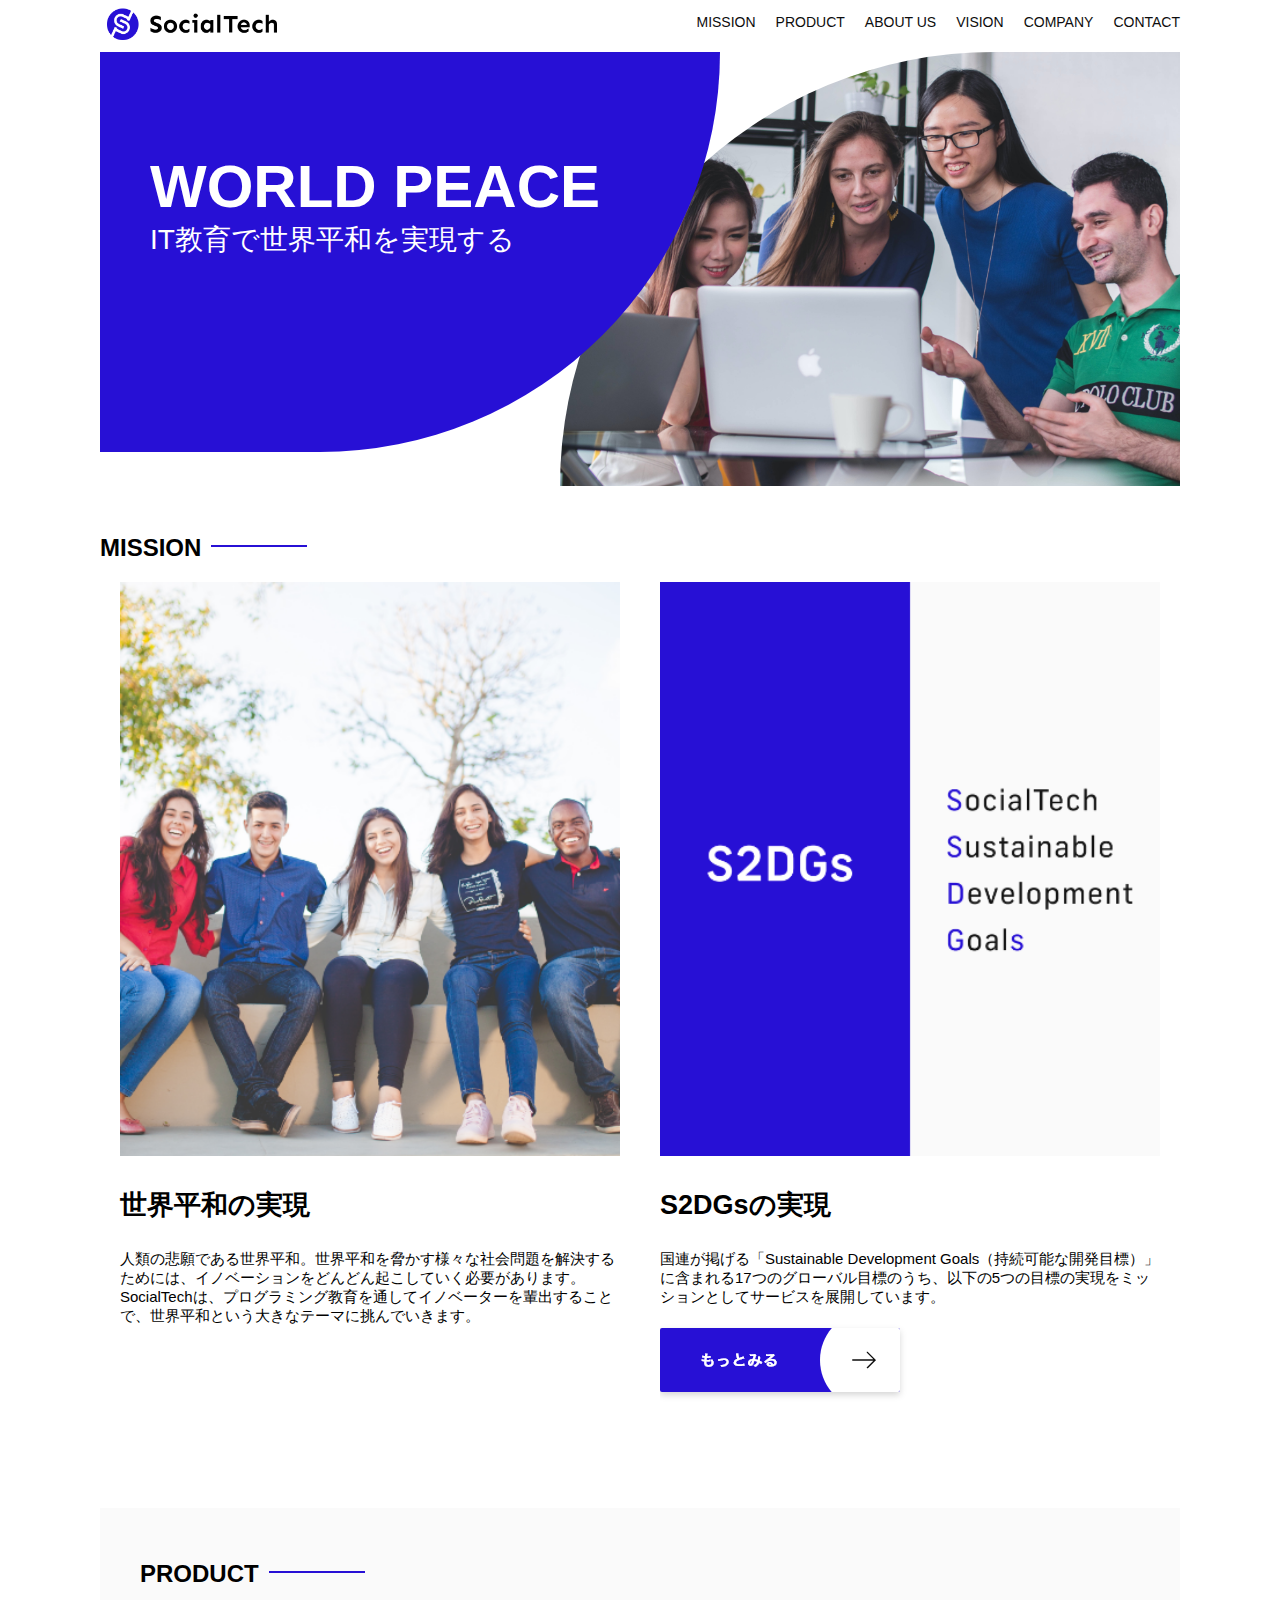
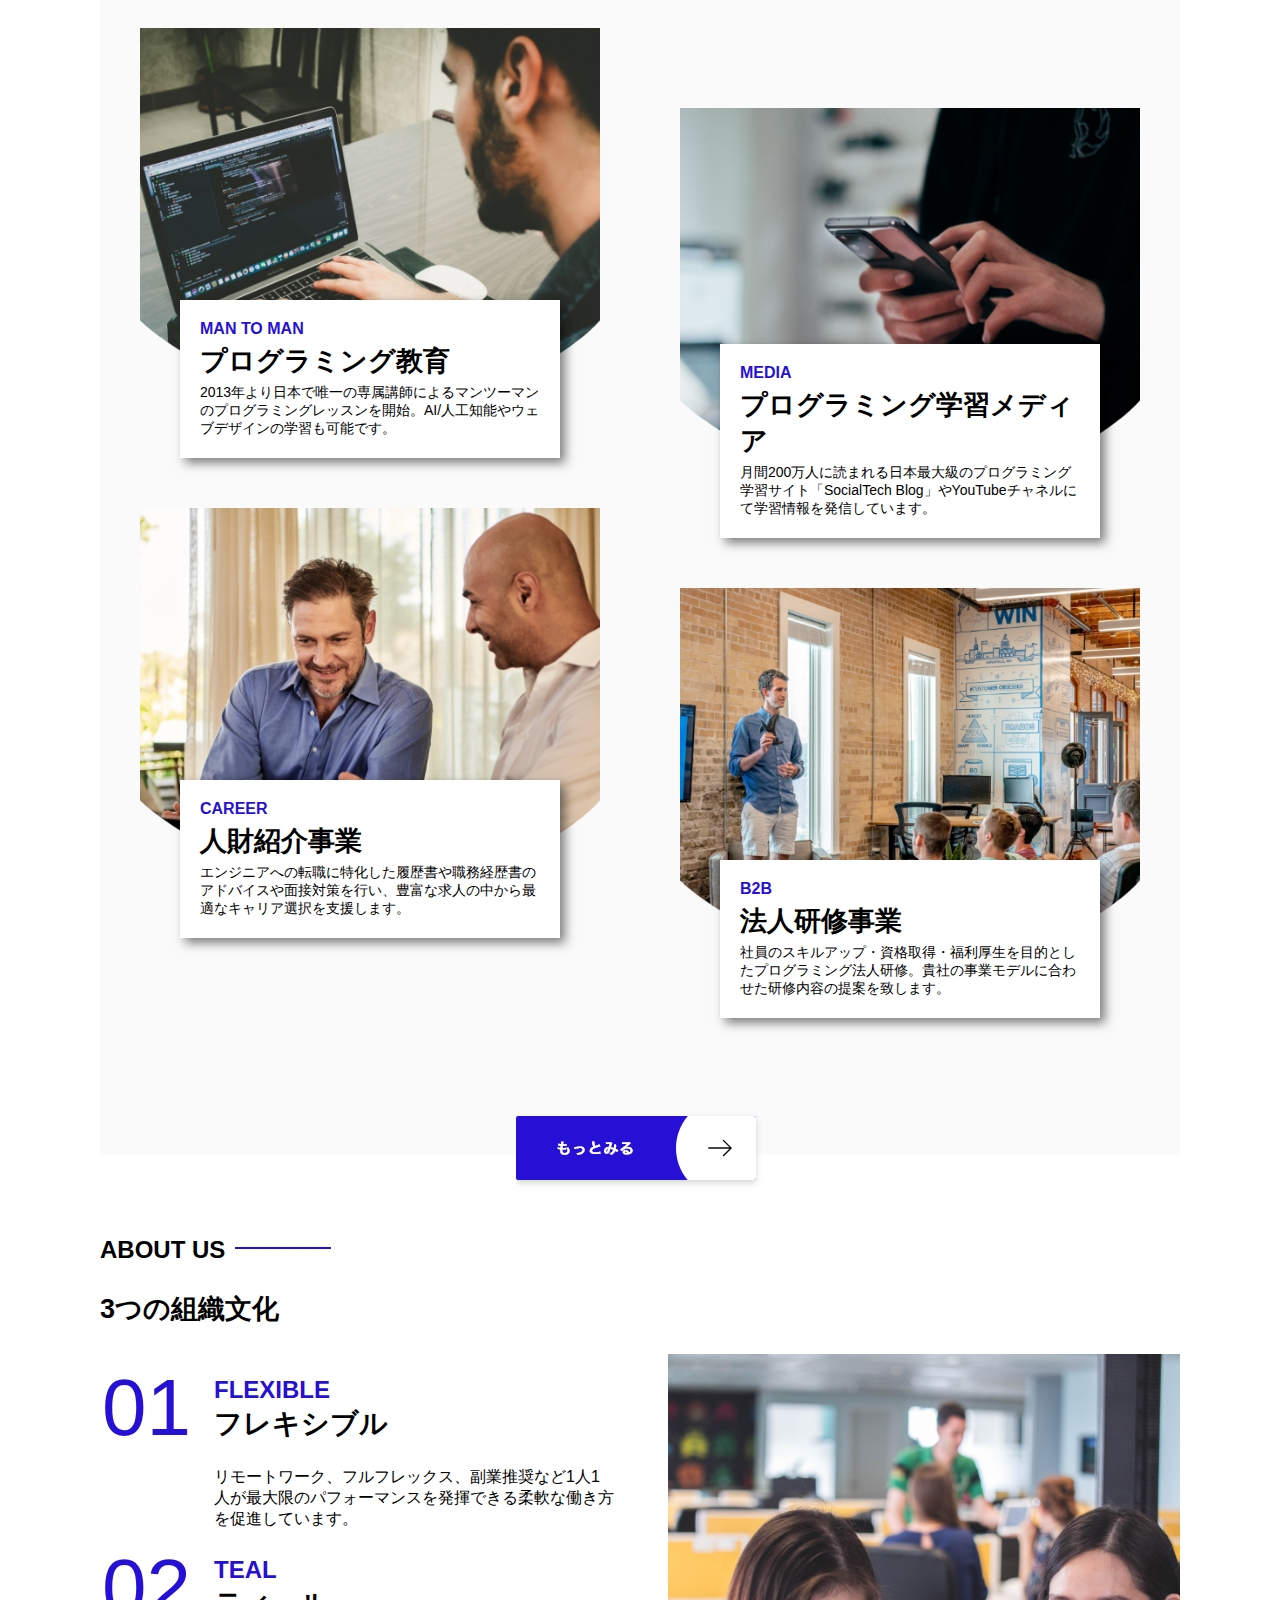
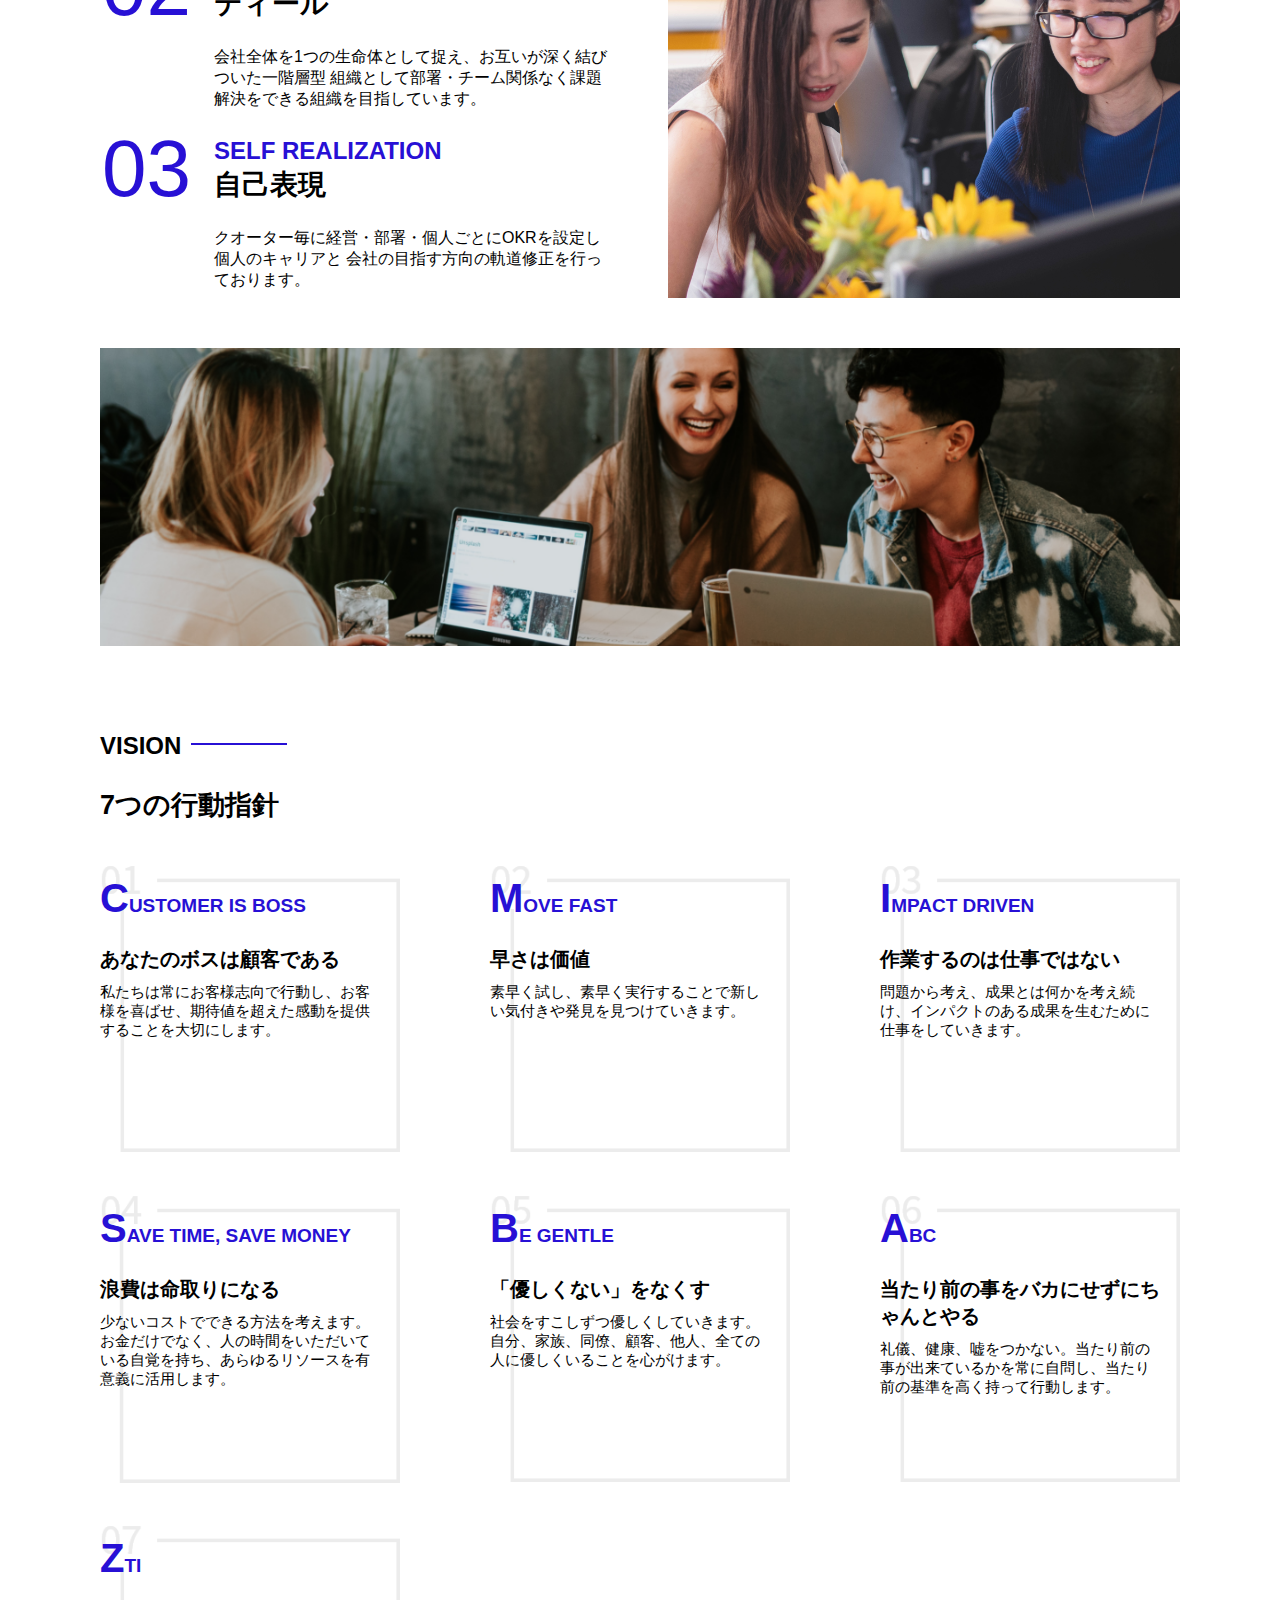
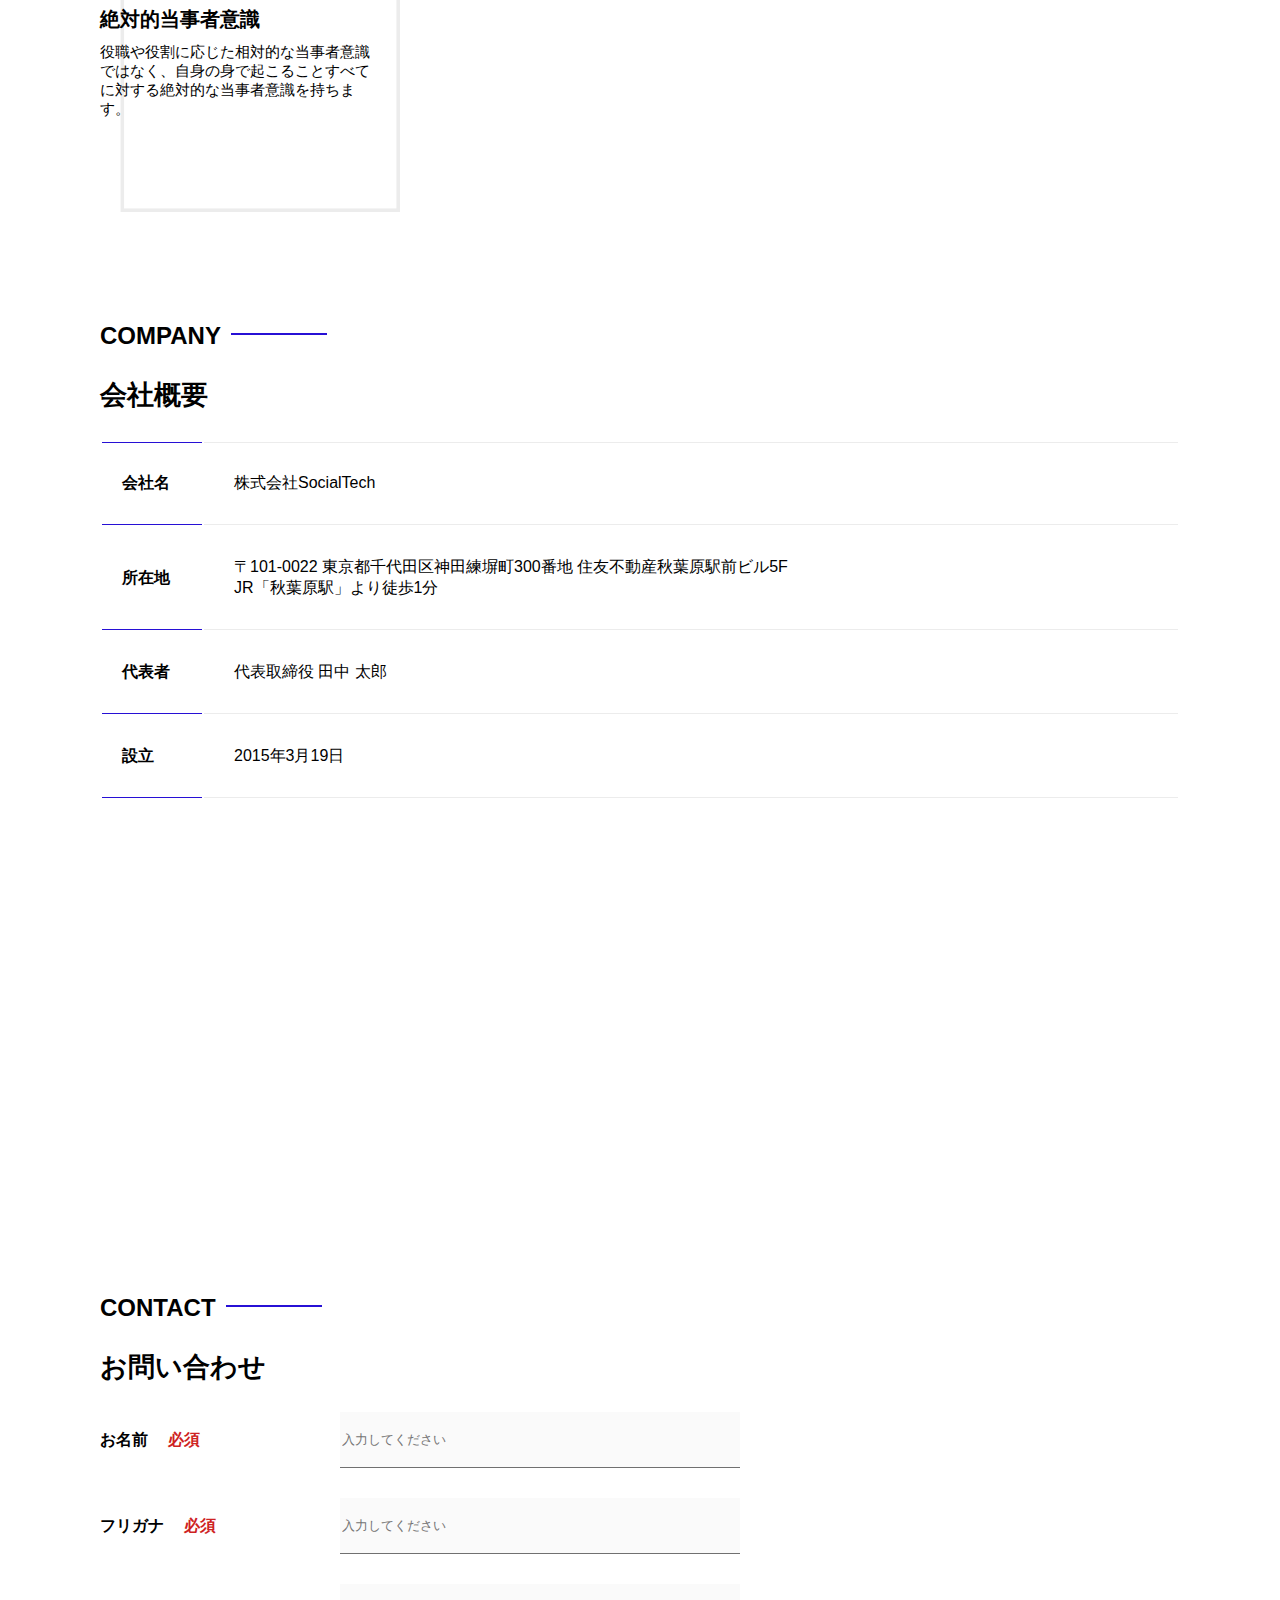
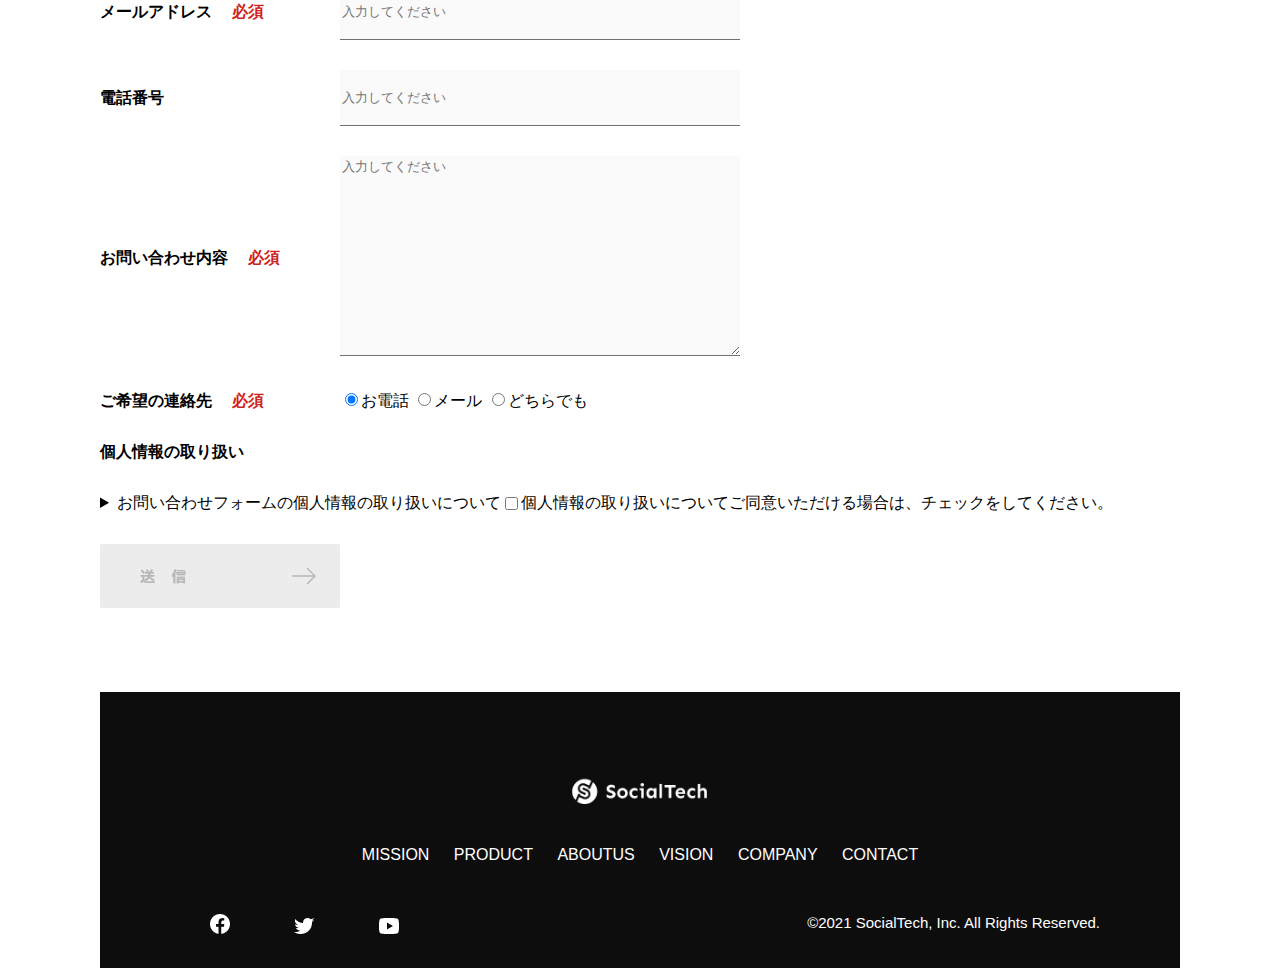
<file: index.html>
<!DOCTYPE html>
<html>
<head>
  <title>SocialTech</title>
  <meta charset="UTF-8">
  <meta name="description" content="SocialTechはEdTech業界のリーディングカンパニーを目指します。">
  <meta name="viewport" content="width=device-width, initial-scale=1.0">
  <link rel="stylesheet" href="style.css">
</head>
<body>
  <!-- header　-->
  <header>
    <a href="index.html" id="logo">
      <img src="images/logo.png" alt="トップページに戻る">
    </a>
    <!-- PC用ナビゲーション -->
    <nav id="nav-pc">
      <ul>
        <li><a href="mission.html">MISSION</a></li>
        <li><a href="product.html">PRODUCT</a></li>
        <li><a href="index.html#aboutus">ABOUT US</a></li>
        <li><a href="index.html#vision">VISION</a></li>
        <li><a href="index.html#company">COMPANY</a></li>
        <li><a href="index.html#contact">CONTACT</a></li>
      </ul>
    </nav>
    <!-- スマホ用メニューボタン -->
     <button id="menu-sp" onclick="document.getElementById('nav-sp').style.display = 'block'">
      <img src="images/button-menu.png" alt="ナビゲーションを開く">
     </button>
     <!-- スマホ用ナビゲーション -->
     <div id="nav-sp">
      <button id="close" onclick="document.getElementById('nav-sp').style.display = 'none'">
        <img src="images/button-close.png" alt="ナビゲーションを閉じる">
      </button>
      <nav>
        <ul>
          <li>
            <a id="logo-sp" href="index.html" onclick="document.getElementById('nav-sp').style.display = 'none'"><img src="images/logo-sp.png" alt="トップページに戻る"></a>
          </li>
          <li><a class="menu" href="mission.html" onclick="document.getElementById('nav-sp').style.display = 'none'">MISSION</a></li>
          <li><a class="menu" href="product.html" onclick="document.getElementById('nav-sp').style.display = 'none'">PRODUCT</a></li>
          <li><a class="menu" href="index.html#aboutus" onclick="document.getElementById('nav-sp').style.display = 'none'">ABOUT US</a></li>
          <li><a class="menu" href="index.html#vision" onclick="document.getElementById('nav-sp').style.display = 'none'">VISION</a></li>
          <li><a class="menu" href="index.html#company" onclick="document.getElementById('nav-sp').style.display = 'none'">COMPANY</a></li>
          <li><a class="menu" href="index.html#contact" onclick="document.getElementById('nav-sp').style.display = 'none'">CONTACT</a></li>
        </ul>
      </nav>
      <div id="sns">
        <a href="https://www.facebook.com/sejuku2013">
          <img src="images/button-facebook.png" alt="Facebookのリンク">
        </a>
        <a href="https://twitter.com/samuraijuku">
          <img src="images/button-twitter.png" alt="Twitterのリンク">
        </a>
        <a href="https://www.youtube.com/channel/UCCFOQO5aDK0xXam4cUQXT8g">
          <img src="images/button-youtube.png"  alt="YouTubeのリンク">
        </a>
      </div>
     </div>
  </header>
  <!-- main -->
  <main>
    <article>
      <section id="main-visual">
        <div id="main-message">
          <h1>WORLD PEACE</h1>
          <p>IT教育で世界平和を実現する</p>
        </div>
        <img src="images/index/index-main.png" alt="PCの周りに集まる多国籍の仲間たち">
      </section>
      <!-- MISSION -->
      <section id="mission">
        <h2 class="index-h2">MISSION</h2>
        <div id="mission-flex">
          <div>
            <img id="mission-photo" src="images/index/index-mission.png" alt="屋外のベンチで写真を撮影する多国籍の仲間たち">
            <h3>世界平和の実現</h3>
            <p>
              人類の悲願である世界平和。世界平和を脅かす様々な社会問題を解決するためには、イノベーションをどんどん起こしていく必要があります。SocialTechは、プログラミング教育を通してイノベーターを輩出することで、世界平和という大きなテーマに挑んでいきます。
            </p>
          </div>
          <div>
            <img id="s2dgs" src="images/index/s2dgs.png" alt="S2DGs">
            <h3>S2DGsの実現</h3>
            <p>国連が掲げる「Sustainable Development Goals（持続可能な開発目標）」に含まれる17つのグローバル目標のうち、以下の5つの目標の実現をミッションとしてサービスを展開しています。</p>
            <a href="mission.html">
              <img src="images/button-more.png" alt="もっとみる">
            </a>
          </div>
        </div>
      </section>
      <!-- PRODUCT -->
      <section id="product">
        <h2 class="index-h2">PRODUCT</h2>
        <div class="product-flex">
          <div id="product-left">
            <div>
              <img class="product-photo" src="images/index/index-mantoman.png" alt="PCでコードを書く男性">
              <div class="product-explain">
                <span>MAN TO MAN</span>
                <h3>プログラミング教育</h3>
                <p>2013年より日本で唯一の専属講師によるマンツーマンのプログラミングレッスンを開始。AI/人工知能やウェブデザインの学習も可能です。</p>
              </div>
            </div>
            <div>
              <img class="product-photo" src="images/index/index-career.png" alt="笑顔で話し合う2人の男性">
              <div class="product-explain">
                <span>CAREER</span>
                <h3>人財紹介事業</h3>
                <p>エンジニアへの転職に特化した履歴書や職務経歴書のアドバイスや面接対策を行い、豊富な求人の中から最適なキャリア選択を支援します。</p>
              </div>
            </div>
          </div>
          <div id="product-right">
            <div>
              <img class="product-photo" src="images/index/index-media.png" alt="スマートフォンを操作する人">
              <div class="product-explain">
                <span>MEDIA</span>
                <h3>プログラミング学習メディア</h3>
                <p>月間200万人に読まれる日本最大級のプログラミング学習サイト「SocialTech Blog」やYouTubeチャネルにて学習情報を発信しています。</p>
              </div>
            </div>
            <div>
              <img class="product-photo" src="images/index/index-b2b.png" alt="講演中の男性とそれを聴く人々">
              <div class="product-explain">
                <span>B2B</span>
                <h3>法人研修事業</h3>
                <p>社員のスキルアップ・資格取得・福利厚生を目的としたプログラミング法人研修。貴社の事業モデルに合わせた研修内容の提案を致します。</p>
              </div>
            </div>
          </div>
        </div>
        <div id="product-more">
          <a href="product.html">
            <img src="images/button-more.png" alt="もっとみる">
          </a>
        </div>
      </section>
      <!-- ABOUT US -->
      <section id="aboutus">
        <h2 class="index-h2">ABOUT US</h2>
        <h3>3つの組織文化</h3>
        <div>
          <table class="culture-table">
            <tr>
              <td class="culture-num">01</td>
              <th><span class="culture-en">FLEXIBLE</span><br>フレキシブル</th>
            </tr>
            <tr>
              <td>

              </td>
              <td class="culture-description">リモートワーク、フルフレックス、副業推奨など1人1人が最大限のパフォーマンスを発揮できる柔軟な働き方を促進しています。</td>
            </tr>
            <tr>
              <td class="culture-num">02</td>
              <th><span class="culture-en">TEAL</span><br>ティール</th>
            </tr>
            <tr>
              <td>
                
              </td>
              <td class="culture-description">会社全体を1つの生命体として捉え、お互いが深く結びついた一階層型 組織として部署・チーム関係なく課題解決をできる組織を目指しています。</td>
            </tr>
            <tr>
              <td class="culture-num">03</td>
              <th><span class="culture-en">SELF REALIZATION</span><br>自己表現</th>
            </tr>
            <tr>
              <td>

              </td>
              <td class="culture-description">クオーター毎に経営・部署・個人ごとにOKRを設定し個人のキャリアと 会社の目指す方向の軌道修正を行っております。</td>
            </tr>
          </table>
          <img class="culture-img" src="images/index/index-aboutus1.png" alt="笑顔で話し合う2人の女性">
        </div>
        <img class="culture-img2" src="images/index/index-aboutus2.png" alt="笑顔で話し合う3人の男女">
      </section>
      <!-- VISION -->
      <section id="vision">
        <h2 class="index-h2">VISION</h2>
        <h3>7つの行動指針</h3>
        <div>
          <div class="vision-box">
            <img src="images/index/vision-01.png" alt="01">
            <div>
              <h4>CUSTOMER IS BOSS</h4>
              <h5>あなたのボスは顧客である</h5>
              <p>私たちは常にお客様志向で行動し、お客様を喜ばせ、期待値を超えた感動を提供することを大切にします。</p>
            </div>
          </div>
          <div class="vision-box">
            <img src="images/index/vision-02.png" alt="02">
            <div>
              <h4>MOVE FAST</h4>
              <h5>早さは価値</h5>
              <p>素早く試し、素早く実行することで新しい気付きや発見を見つけていきます。</p>
            </div>
          </div>
          <div class="vision-box">
            <img src="images/index/vision-03.png" alt="03">
            <div>
              <h4>IMPACT DRIVEN</h4>
              <h5>作業するのは仕事ではない</h5>
              <p>問題から考え、成果とは何かを考え続け、インパクトのある成果を生むために仕事をしていきます。</p>
            </div>
          </div>
          <div class="vision-box">
            <img src="images/index/vision-04.png" alt="04">
            <div>
              <h4>SAVE TIME, SAVE MONEY</h4>
              <h5>浪費は命取りになる</h5>
              <p>少ないコストでできる方法を考えます。お金だけでなく、人の時間をいただいている自覚を持ち、あらゆるリソースを有意義に活用します。</p>
            </div>
          </div>
          <div class="vision-box">
            <img src="images/index/vision-05.png" alt="05">
            <div>
              <h4>BE GENTLE</h4>
              <h5>「優しくない」をなくす</h5>
              <p>社会をすこしずつ優しくしていきます。自分、家族、同僚、顧客、他人、全ての人に優しくいることを心がけます。</p>
            </div>
          </div>
          <div class="vision-box">
            <img src="images/index/vision-06.png" alt="06">
            <div>
              <h4>ABC</h4>
              <h5>当たり前の事をバカにせずにちゃんとやる</h5>
              <p>礼儀、健康、嘘をつかない。当たり前の事が出来ているかを常に自問し、当たり前の基準を高く持って行動します。</p>
            </div>
          </div>
          <div class="vision-box">
            <img src="images/index/vision-07.png" alt="07">
            <div>
              <h4>ZTI</h4>
              <h5>絶対的当事者意識</h5>
              <p>役職や役割に応じた相対的な当事者意識ではなく、自身の身で起こることすべてに対する絶対的な当事者意識を持ちます。</p>
            </div>
          </div>
        </div>
      
      </section>
      <!-- COMPANY -->
      <section id="company">
        <h2 class="index-h2">COMPANY</h2>
        <h3>会社概要</h3>
        <table id="company-table">
          <tr>
            <th class="tableheader tableheader-first">会社名</th>
            <td class="cell cell-first">株式会社SocialTech</td>
          </tr>
          <tr>
            <th class="tableheader">所在地</th>
            <td class="cell">〒101-0022 東京都千代田区神田練塀町300番地 住友不動産秋葉原駅前ビル5F<br>JR「秋葉原駅」より徒歩1分</td>
          </tr>
          <tr>
            <th class="tableheader">代表者</th>
            <td class="cell">代表取締役 田中 太郎</td>
          </tr>
          <tr>
            <th class="tableheader">設立</th>
            <td class="cell">2015年3月19日</td>
          </tr>
        </table>
        <iframe 
        src="https://www.google.com/maps/embed?pb=!1m18!1m12!1m3!1d3240.0688551336807!2d139.7720776771055!3d35.69992317258124!2m3!1f0!2f0!3f0!3m2!1i1024!2i768!4f13.1!3m3!1m2!1s0x60188fee13660e23%3A0x77137876edf742ac!2z5L2P5Y-L5LiN5YuV55Sj56eL6JGJ5Y6f6aeF5YmN44OT44Or!5e0!3m2!1sja!2sjp!4v1704858013291!5m2!1sja!2sjp" 
        style="border: 0" allowfullscreen="" loading="lazy">
        </iframe>     
      </section>
      <!-- CONTACT -->
      <section id="contact">
        <h2 class="index-h2">CONTACT</h2>
        <h3>お問い合わせ</h3>
        <form>
          <div>
            <div class="contact-heading">
              <label class="contact-label">お名前<span class="contact-span">必須</span></label>
            </div>
            <div>
              <input type="text" name="name" placeholder="入力してください" class="contact-textbox">
            </div>
          </div>
          <div>
            <div class="contact-heading">
              <label class="contact-label">フリガナ<span class="contact-span">必須</span></label>
            </div>
            <div>
              <input type="text" name="hurigana" placeholder="入力してください" class="contact-textbox">
            </div>
          </div>
          <div>
            <div class="contact-heading">
              <label class="contact-label">メールアドレス<span class="contact-span">必須</span></label>
            </div>
            <div>
              <input type="text" name="email" placeholder="入力してください" class="contact-textbox">
            </div>
          </div>
          <div>
            <div class="contact-heading">
              <label class="contact-label">電話番号</label>
            </div>
            <div>
              <input type="text" name="tel" placeholder="入力してください" class="contact-textbox">
            </div>
          </div>
          <div>
            <div class="contact-heading">
              <label class="contact-label">お問い合わせ内容<span class="contact-span">必須</span></label>
            </div>
            <div>
              <textarea class="contact-textarea" placeholder="入力してください" name="message"></textarea>
            </div>
          </div>
          <div>
            <div class="contact-heading">
              <label class="contact-label">ご希望の連絡先<span class="contact-span">必須</span></label>
            </div>
            <div>
              <input class="radiobutton" type="radio" value="tel" name="contact" checked><label>お電話</label>
              <input class="radiobutton" type="radio" value="mail" name="contact"><label>メール</label>
              <input class="radiobutton" type="radio" value="both" name="contact"><label>どちらでも</label>          
            </div>
          </div>
          <div>
            <div class="contact-heading">
              <label class="contact-label">個人情報の取り扱い</label>
            </div>
          </div>
          <div>
            <details>
              <summary>お問い合わせフォームの個人情報の取り扱いについて</summary>
              <div>
                <dl>
                  <dt>１．組織の名称又は氏名</dt>
                  <dd>株式会社SocialTech</dd>
                  <dt>２．個人情報保護管理者（若しくはその代理人）の氏名又は職名、所属及び連絡先</dt>
                  <dd>
                    <p>鈴木 一郎 コーポレート部</p>
                    <p>メールアドレス：samurai@example.com</p>
                    <p>TEL：03-1234-5678</p>
                  </dd>
                  <dt>３．個人情報の利用目的</dt>
                  <dd>
                    <ul>
                      <li>本サービス及び本サービスに関連する情報の提供又はそれらに関する連絡のため</li>
                      <li>ユーザーの本人確認のため</li>
                      <li>当社サービスのご案内のため</li>
                      <li>当社の商品等の広告または宣伝（電子メールによるものを含むものとします。）</li>
                    </ul>
                  </dd>
                  <dt>４．個人情報の取り扱い業務の委託</dt>
                  <dd>個人情報の取扱業務の全部または一部を外部に業務委託する場合があります。その際、弊社は、個人情報を適切に保護できる管理体制を敷き実行していることを条件として委託先を厳選したうえで、機密保持契約を委託先と締結し、お客様の個人情報を厳密に管理させます。</dd>
                  <dt>５．個人情報の開示等の請求</dt>
                  <dd>お客様は、弊社に対してご自身の個人情報の開示等（利用目的の通知、開示、内容の訂正・追加・削除、利用の停止または消去、第三者への提供の停止）に関して、当社問合わせ窓口に申し出ることができます。<br>
                  その際、弊社はお客様ご本人を確認させていただいたうえで、合理的な期間内に対応いたします。<br>
                  なお、個人情報に関する弊社問合わせ先は、次の通りです。
                  </dd>
                  <dd>
                    <p>株式会社SocialTech　個人情報問合せ窓口</p>
                    <p>〒150-0043　東京都千代田区神田練塀町300番地 住友不動産秋葉原駅前ビル5F</p>
                    <p>メールアドレス：samurai@example.com　TEL：03-1234-5678</p>
                  </dd>
                  <dt>６．個人情報を提供されることの任意性について</dt>
                  <dd>お客様がご自身の個人情報を弊社に提供されるか否かは、お客様のご判断によりますが、もしご提供されない場合には、適切なサービスが提供できない場合がありますので予めご了承ください。</dd>
                </dl>
              </div>
            </details>
            <input type="checkbox" name="agree">
            <span>個人情報の取り扱いについてご同意いただける場合は、チェックをしてください。</span>
          </div>
          <input type="image" src="images/button-submit.png" alt="送信する">
        </form>
      </section>
    </article>
  </main>
  <!-- footer -->
  <footer>
    <div id="footer-logo">
      <img src="images/logo-sp.png" alt="SocialTech">
    </div>
    <div id="footer-link">
      <a href="mission.html">MISSION</a>
      <a href="product.html">PRODUCT</a>
      <a href="index.html#aboutus">ABOUTUS</a>
      <a href="index.html#vision">VISION</a>
      <a href="index.html#company">COMPANY</a>
      <a href="index.html#contact">CONTACT</a>
    </div>
    <div id="sns-footer">
      <div class="sns-btns">
        <a href="https://www.facebook.com/sejuku2013"><img src="images/button-facebook.png" alt="Facebookのリンク"></a>
        <a href="https://twitter.com/samuraijuku"><img src="images/button-twitter.png" alt="Twitterのリンク"></a>
        <a href="https://www.youtube.com/channel/UCCFOQO5aDK0xXam4cUQXT8g"><img src="images/button-youtube.png" alt="YouTubeのリンク"></a>
      </div>
      <p id="copyright">&copy;2021 SocialTech, Inc. All Rights Reserved.</p>
    </div>
  </footer>
</body>
</html>
</file>
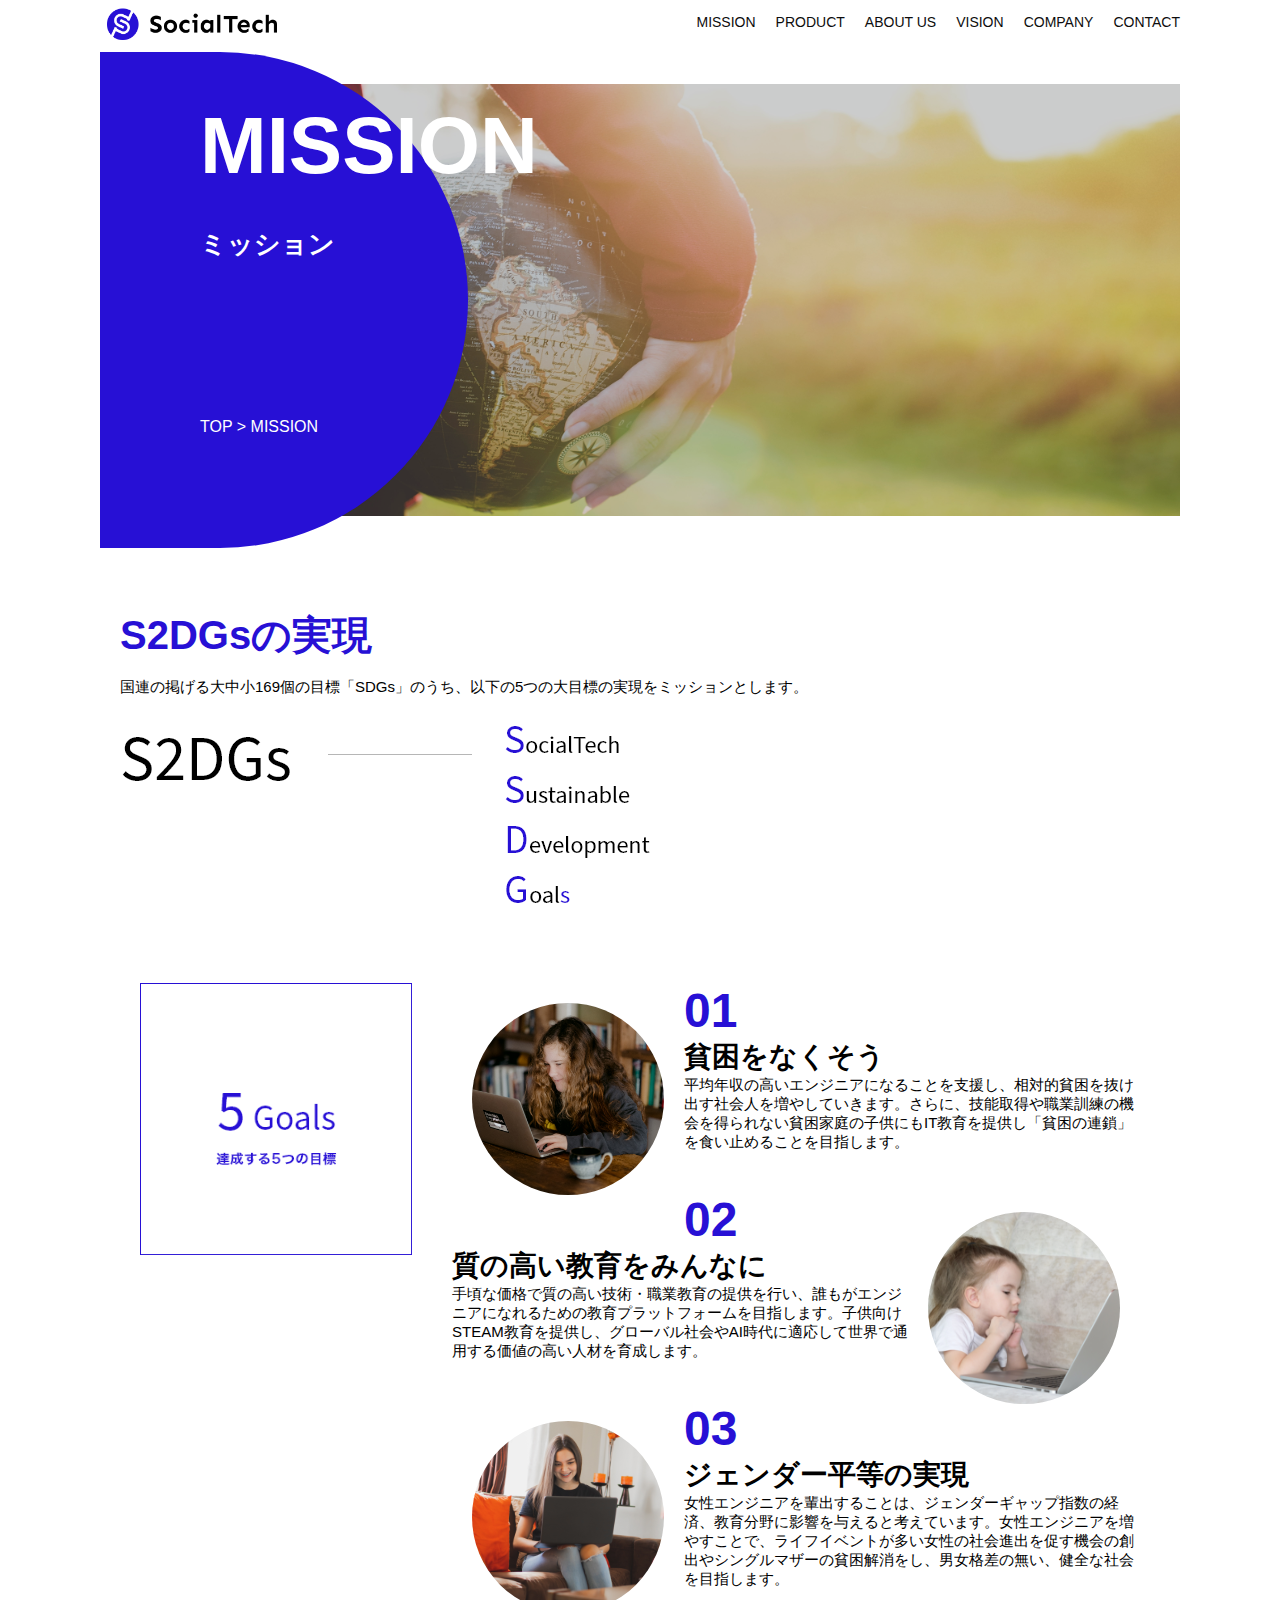
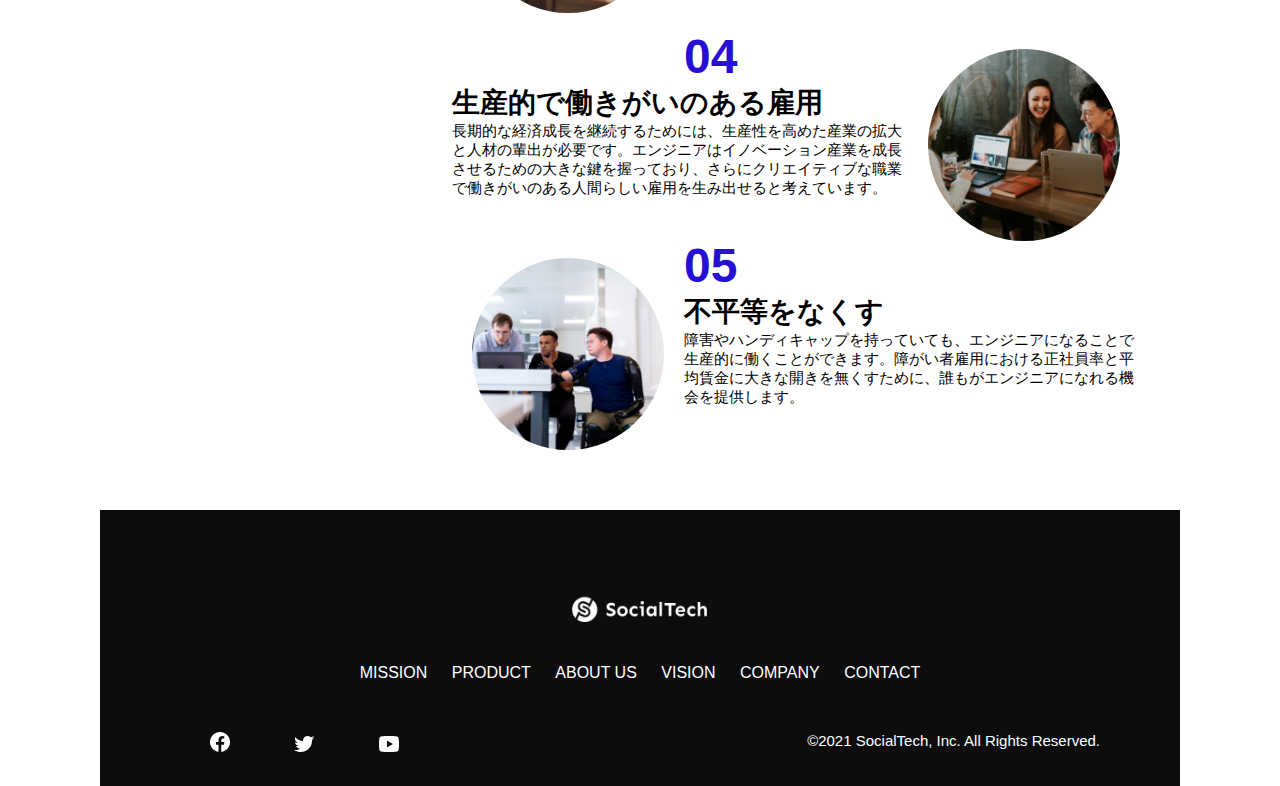
<file: mission.html>
<!DOCTYPE html>
<html>
  <head>
    <title>SocialTech - MISSION ミッション -</title>
    <meta charset="utf-8">
    <meta name="description" content="SocialTechが目指す5つの目標（S2DGs）を紹介します">
    <meta name="viewport" content="width=device-width, initial-scale=1.0">
    <link rel="stylesheet" href="style.css">
  </head>

  <body>
    <!-- ヘッダー -->
    <header>
      <!-- ロゴ -->
      <a href="index.html" id="logo">
        <img src="images/logo.png" alt="トップページに戻る">
      </a>

      <!-- PC用ナビゲーション -->
      <nav id="nav-pc">
        <ul>
          <li><a href="mission.html">MISSION</a></li>
          <li><a href="product.html">PRODUCT</a></li>
          <li><a href="index.html#aboutus">ABOUT US</a></li>
          <li><a href="index.html#vision">VISION</a></li>
          <li><a href="index.html#company">COMPANY</a></li>
          <li><a href="index.html#contact">CONTACT</a></li>
        </ul>
      </nav>

      <!-- スマホ用メニューボタン -->
      <button id="menu-sp" onclick="document.getElementById('nav-sp').style.display = 'block'">
        <img src="images/button-menu.png" alt="ナビゲーションを開く">
      </button>

      <!-- スマホ用ナビゲーション -->
      <div id="nav-sp">
        <button id="close" onclick="document.getElementById('nav-sp').style.display = 'none'">
          <img src="images/button-close.png" alt="ナビゲーションを閉じる">
        </button>

        <nav>
          <ul>
            <li>
              <a id="logo-sp" href="index.html" onclick="document.getElementById('nav-sp').style.display = 'none'"><img src="images/logo-sp.png" alt="トップページに戻る"></a>
            </li>
            <li><a class="menu" href="mission.html" onclick="document.getElementById('nav-sp').style.display = 'none'">MISSION</a></li>
            <li><a class="menu" href="product.html" onclick="document.getElementById('nav-sp').style.display = 'none'">PRODUCT</a></li>
            <li><a class="menu" href="index.html#aboutus" onclick="document.getElementById('nav-sp').style.display = 'none'">ABOUT US</a></li>
            <li><a class="menu" href="index.html#vision" onclick="document.getElementById('nav-sp').style.display = 'none'">VISION</a></li>
            <li><a class="menu" href="index.html#company" onclick="document.getElementById('nav-sp').style.display = 'none'">COMPANY</a></li>
            <li><a class="menu" href="index.html#contact" onclick="document.getElementById('nav-sp').style.display = 'none'">CONTACT</a></li>
          </ul>
        </nav>
        <div id="sns">
          <a href="https://www.facebook.com/sejuku2013">
            <img src="images/button-facebook.png" alt="Facebookのリンク">
          </a>
          <a href="https://twitter.com/samuraijuku">
            <img src="images/button-twitter.png" alt="Twitterのリンク">
          </a>
          <a href="https://www.youtube.com/channel/UCCFOQO5aDK0xXam4cUQXT8g">
            <img src="images/button-youtube.png" alt="YouTubeのリンク">
          </a>
        </div>
      </div>
    </header>
    <main>
      <article>
        <section id="mission-main">
          <div class="mission-main-inner">
            <div id="mission-title">
              <h1>MISSION<br><span>ミッション</span></h1>
              <p>TOP > MISSION</p>
            </div>
          </div>
        </section>
        <section id="mission-s2dgs">
          <h2 class="mission-h2">S2DGsの実現</h2>
          <p>国連の掲げる大中小169個の目標「SDGs」のうち、以下の5つの大目標の実現をミッションとします。</p>
          <img src="images/mission/mission-s2dgs.png" alt="S2DGs">
        </section>
        <section id="mission-five-goals">
          <div class="five-goals-image">
            <img src="images/mission/mission-5goals.png" alt="5Goals">
          </div>
          <div class="five-goals-read">
            <div>
              <img class="fivegoals-image-left" src="images/mission/mission-5goals01.png" alt="PCを操作する女の子">
              <span class="fivegoals-number">01</span>
              <h3 class="fivegoals-h3">貧困をなくそう</h3>
              <p class="fivegoals-p">平均年収の高いエンジニアになることを支援し、相対的貧困を抜け出す社会人を増やしていきます。さらに、技能取得や職業訓練の機会を得られない貧困家庭の子供にもIT教育を提供し「貧困の連鎖」を食い止めることを目指します。</p>
            </div>
            <div>
              <img class="fivegoals-image-right" src="images/mission/mission-5goals02.png" alt="PCを見つめる小さい女の子">
              <span class="fivegoals-number">02</span>
              <h3 class="fivegoals-h3">質の高い教育をみんなに</h3>
              <p class="fivegoals-p">手頃な価格で質の高い技術・職業教育の提供を行い、誰もがエンジニアになれるための教育プラットフォームを目指します。子供向けSTEAM教育を提供し、グローバル社会やAI時代に適応して世界で通用する価値の高い人材を育成します。</p>
            </div>
            <div>
              <img class="fivegoals-image-left" src="images/mission/mission-5goals03.png" alt="PCを操作する女性">
              <span class="fivegoals-number">03</span>
              <h3 class="fivegoals-h3">ジェンダー平等の実現</h3>
              <p class="fivegoals-p">女性エンジニアを輩出することは、ジェンダーギャップ指数の経済、教育分野に影響を与えると考えています。女性エンジニアを増やすことで、ライフイベントが多い女性の社会進出を促す機会の創出やシングルマザーの貧困解消をし、男女格差の無い、健全な社会を目指します。</p>
            </div>
            <div>
              <img class="fivegoals-image-right" src="images/mission/mission-5goals04.png" alt="笑顔で話し合う3人の男女">
              <span class="fivegoals-number">04</span>
              <h3 class="fivegoals-h3">生産的で働きがいのある雇用</h3>
              <p class="fivegoals-p">長期的な経済成長を継続するためには、生産性を高めた産業の拡大と人材の輩出が必要です。エンジニアはイノベーション産業を成長させるための大きな鍵を握っており、さらにクリエイティブな職業で働きがいのある人間らしい雇用を生み出せると考えています。</p>
            </div>
            <div>
              <img class="fivegoals-image-left" src="images/mission/mission-5goals05.png" alt="障害を持つ男性が生き生きと働く様子">
              <span class="fivegoals-number">05</span>
              <h3 class="fivegoals-h3">不平等をなくす</h3>
              <p class="fivegoals-p">障害やハンディキャップを持っていても、エンジニアになることで生産的に働くことができます。障がい者雇用における正社員率と平均賃金に大きな開きを無くすために、誰もがエンジニアになれる機会を提供します。</p>
            </div>
          </div>
        </section>
      </article>
    </main>

    <footer>
      <div id="footer-logo">
        <img src="images/logo-sp.png" alt="SocialTech">
      </div>
      <div id="footer-link">
        <a href="mission.html">MISSION</a>
        <a href="product.html">PRODUCT</a>
        <a href="index.html#aboutus">ABOUT US</a>
        <a href="index.html#vision">VISION</a>
        <a href="index.html#company">COMPANY</a>
        <a href="index.html#contact">CONTACT</a>
      </div>
      <div id="sns-footer">
        <div class="sns-btns">
          <a href="https://www.facebook.com/sejuku2013"><img src="images/button-facebook.png" alt="Facebookのリンク"></a>
          <a href="https://twitter.com/samuraijuku"><img src="images/button-twitter.png" alt="Twitterのリンク"></a>
          <a href="https://www.youtube.com/channel/UCCFOQO5aDK0xXam4cUQXT8g"><img src="images/button-youtube.png" alt="YouTubeのリンク"></a>
        </div>
        <p id="copyright">&copy;2021 SocialTech, Inc. All Rights Reserved.</p>
      </div>
    </footer>

  </body>
</html>
</file>
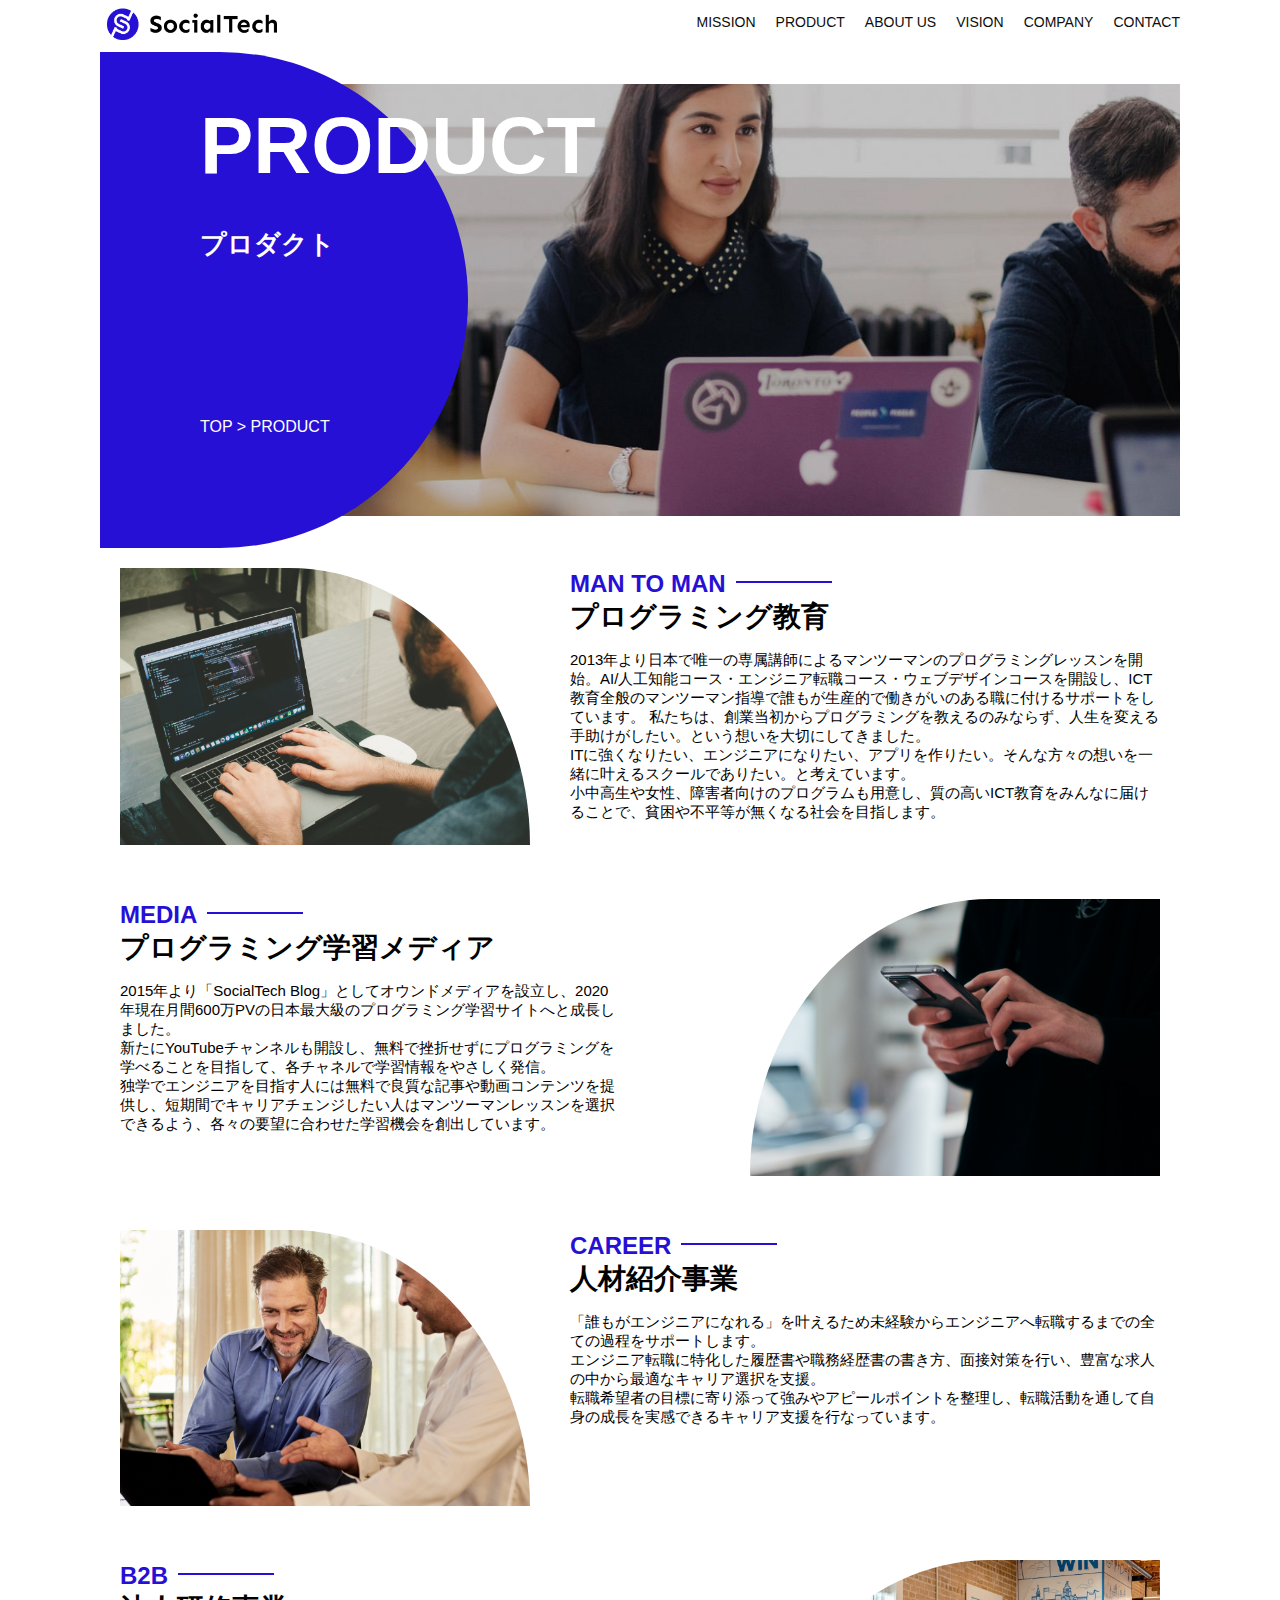
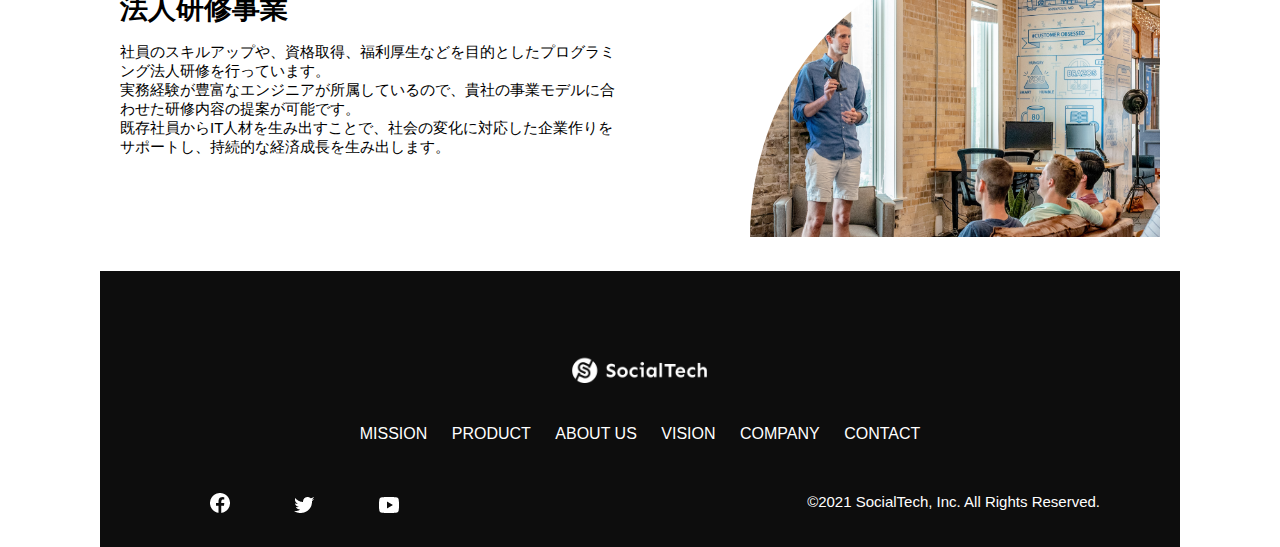
<file: product.html>
<!DOCTYPE html>
<html>
  <head>
    <title>SocialTech -PRODUCT プロダクト-</title>
    <meta charset="utf-8">
    <meta name="description" content="SocialTechの4つのプロダクトを紹介します">
    <meta name="viewport" content="width=device-width, initial-scale=1.0">
    <link rel="stylesheet" href="style.css">
  </head>

  <body>
    <!-- ヘッダー -->
    <header>
      <!-- ロゴ -->
      <a href="index.html" id="logo">
        <img src="images/logo.png" alt="トップページに戻る">
      </a>

      <!-- PC用ナビゲーション -->
      <nav id="nav-pc">
        <ul>
          <li><a href="mission.html">MISSION</a></li>
          <li><a href="product.html">PRODUCT</a></li>
          <li><a href="index.html#aboutus">ABOUT US</a></li>
          <li><a href="index.html#vision">VISION</a></li>
          <li><a href="index.html#company">COMPANY</a></li>
          <li><a href="index.html#contact">CONTACT</a></li>
        </ul>
      </nav>

      <!-- スマホ用メニューボタン -->
      <button id="menu-sp" onclick="document.getElementById('nav-sp').style.display = 'block'">
        <img src="images/button-menu.png" alt="ナビゲーションを開く">
      </button>

      <!-- スマホ用ナビゲーション -->
      <div id="nav-sp">
        <button id="close" onclick="document.getElementById('nav-sp').style.display = 'none'">
          <img src="images/button-close.png" alt="ナビゲーションを閉じる">
        </button>

        <nav>
          <ul>
            <li>
              <a id="logo-sp" href="index.html" onclick="document.getElementById('nav-sp').style.display = 'none'"><img src="images/logo-sp.png" alt="トップページに戻る"></a>
            </li>
            <li><a class="menu" href="mission.html" onclick="document.getElementById('nav-sp').style.display = 'none'">MISSION</a></li>
            <li><a class="menu" href="product.html" onclick="document.getElementById('nav-sp').style.display = 'none'">PRODUCT</a></li>
            <li><a class="menu" href="index.html#aboutus" onclick="document.getElementById('nav-sp').style.display = 'none'">ABOUT US</a></li>
            <li><a class="menu" href="index.html#vision" onclick="document.getElementById('nav-sp').style.display = 'none'">VISION</a></li>
            <li><a class="menu" href="index.html#company" onclick="document.getElementById('nav-sp').style.display = 'none'">COMPANY</a></li>
            <li><a class="menu" href="index.html#contact" onclick="document.getElementById('nav-sp').style.display = 'none'">CONTACT</a></li>
          </ul>
        </nav>
        <div id="sns">
          <a href="https://www.facebook.com/sejuku2013">
            <img src="images/button-facebook.png" alt="Facebookのリンク">
          </a>
          <a href="https://twitter.com/samuraijuku">
            <img src="images/button-twitter.png" alt="Twitterのリンク">
          </a>
          <a href="https://www.youtube.com/channel/UCCFOQO5aDK0xXam4cUQXT8g">
            <img src="images/button-youtube.png" alt="YouTubeのリンク">
          </a>
        </div>
      </div>
    </header>

    <main>
      <article>
        <section id="product-main">
          <div class="product-main-inner">
            <div id="product-title">
              <h1>PRODUCT<br><span>プロダクト</span></h1>
              <p>TOP > PRODUCT</p>
            </div>
          </div>
        </section>
        <section class="product-section product-section-left">
          <div class="product-section-img">
            <img src="images/product/product-mantoman.png" alt="PCでコードを書く男性">
          </div>
          <div class="product-read">
            <h2 class="product-h2">MAN TO MAN</h2>
            <h3 class="product-h3">プログラミング教育</h3>
            <p>2013年より日本で唯一の専属講師によるマンツーマンのプログラミングレッスンを開始。AI/人工知能コース・エンジニア転職コース・ウェブデザインコースを開設し、ICT教育全般のマンツーマン指導で誰もが生産的で働きがいのある職に付けるサポートをしています。 私たちは、創業当初からプログラミングを教えるのみならず、人生を変える手助けがしたい。という想いを大切にしてきました。<br>ITに強くなりたい、エンジニアになりたい、アプリを作りたい。そんな方々の想いを一緒に叶えるスクールでありたい。と考えています。<br>小中高生や女性、障害者向けのプログラムも用意し、質の高いICT教育をみんなに届けることで、貧困や不平等が無くなる社会を目指します。</p>
          </div>
        </section>
        <section class="product-section product-section-right">
          <div class="product-read">
            <h2 class="product-h2">MEDIA</h2>
            <h3 class="product-h3">プログラミング学習メディア</h3>
            <p>2015年より「SocialTech Blog」としてオウンドメディアを設立し、2020年現在月間600万PVの日本最大級のプログラミング学習サイトへと成長しました。<br>新たにYouTubeチャンネルも開設し、無料で挫折せずにプログラミングを学べることを目指して、各チャネルで学習情報をやさしく発信。<br>独学でエンジニアを目指す人には無料で良質な記事や動画コンテンツを提供し、短期間でキャリアチェンジしたい人はマンツーマンレッスンを選択できるよう、各々の要望に合わせた学習機会を創出しています。</p>
        </div>
        <div class="product-section-img">
          <img src="images/product/product-media.png" alt="スマートフォンを操作する人">
        </div>
        </section>
        <section class="product-section product-section-left">
          <div class="product-section-img">
            <img src="images/product/product-career.png" alt="笑顔で話し合う2人の男性">
          </div>
          <div class="product-read">
            <h2 class="product-h2">CAREER</h2>
            <h3 class="product-h3">人材紹介事業</h3>
            <p>「誰もがエンジニアになれる」を叶えるため未経験からエンジニアへ転職するまでの全ての過程をサポートします。<br>エンジニア転職に特化した履歴書や職務経歴書の書き方、面接対策を行い、豊富な求人の中から最適なキャリア選択を支援。<br>転職希望者の目標に寄り添って強みやアピールポイントを整理し、転職活動を通して自身の成長を実感できるキャリア支援を行なっています。<br></p>
          </div>
        </section>
        <section class="product-section product-section-right">
          <div class="product-read">
            <h2 class="product-h2">B2B</h2>
            <h3 class="product-h3">法人研修事業</h3>
            <p>社員のスキルアップや、資格取得、福利厚生などを目的としたプログラミング法人研修を行っています。<br>実務経験が豊富なエンジニアが所属しているので、貴社の事業モデルに合わせた研修内容の提案が可能です。<br>既存社員からIT人材を生み出すことで、社会の変化に対応した企業作りをサポートし、持続的な経済成長を生み出します。</p>
          </div>
          <div class="product-section-img">
            <img src="images/product/product-b2b.png" alt="講演中の男性とそれを聴く人々">
          </div>
        </section>
      </article>
    </main>

    <footer>
      <div id="footer-logo">
        <img src="images/logo-sp.png" alt="SocialTech">
      </div>
      <div id="footer-link">
        <a href="mission.html">MISSION</a>
        <a href="product.html">PRODUCT</a>
        <a href="index.html#aboutus">ABOUT US</a>
        <a href="index.html#vision">VISION</a>
        <a href="index.html#company">COMPANY</a>
        <a href="index.html#contact">CONTACT</a>
      </div>
      <div id="sns-footer">
        <div class="sns-btns">
          <a href="https://www.facebook.com/sejuku2013"><img src="images/button-facebook.png" alt="Facebookのリンク"></a>
          <a href="https://twitter.com/samuraijuku"><img src="images/button-twitter.png" alt="Twitterのリンク"></a>
          <a href="https://www.youtube.com/channel/UCCFOQO5aDK0xXam4cUQXT8g"><img src="images/button-youtube.png" alt="YouTubeのリンク"></a>
        </div>
        <p id="copyright">&copy;2021 SocialTech, Inc. All Rights Reserved.</p>
      </div>
    </footer>
    
  </body>
</html>
</file>
<file: style.css>
/* PC、スマホ共通スタイル */
* {
  box-sizing: border-box;
}
p {
  font-size: 15px;
}

body {
  max-width: 1080px;
  margin: 0 auto 0 auto;
  font-family: "Source Sans Pro", "Hiragino Kaku Gothic ProN", Meiryo, Arial, sans-serif;
}
header {
  display: flex;
  justify-content: space-between;
}
#nav-pc {
  font-size: 14px;
}
#nav-pc ul {
  display: flex;
  padding-left: 0;
}
#nav-pc li {
  list-style: none;
}

/* ナビゲーションのリンクの装飾設定 */
#nav-pc a {
  text-decoration: none;
  margin-left: 20px;
  color: #0d0d0d;
}
#nav-pc a:hover {
  text-decoration: underline;
}

/* スマホ用ナビを非表示 */
#nav-sp,
#menu-sp {
  display: none;
}


#main-visual {
  position: relative;
  height: 400px;
}
#main-message {
  position: absolute;
  top: 0;
  left: 0;
  background-color: #2710d5;
  color: #ffffff;
  border-radius: 0 0 476px 0;
  max-width: 620px;
  width: 100%;
  height: 100%;
  z-index: 11;
}
#main-message > h1 {
  font-size: 60px;
  margin: 100px 0 0 50px;
}
#main-message > p {
  font-size: 28px;
  margin: 0 0 0 50px;
}
#main-visual > img {
  max-width: 620px;
  border-radius: 476px 0 0 0;
  position: absolute;
  top: 0;
  right: 0;
  z-index: 10;
}

/* MISSION */
h2 {
  margin: 40px 0 0 0;
}
h2::after {
  content: url(images/line.png);
  margin-left: 10px;
}
h3 {
  font-size: 27px;
}
#mission {
  margin: 80px auto;
}
#mission-flex {
  display: flex;
}
#mission-flex > div {
  width: 50%;
  margin: 20px;
}
#mission-photo {
  width: 100%;
}
#s2dgs {
  width: 100%;
}

/* PRODUCT */
#product {
  background-color: #fafafa;
  margin: 80px 0;
  padding: 10px 40px 0 40px;
}
#product .product-flex {
  margin-top: 40px;
  display: flex;
}
#product-left {
  width: 50%;
  margin-right: 20px;
}
#product-right {
  width: 50%;
  margin-left: 20px;
  margin-top: 80px;
}
#product-left > div {
  position: relative;
  height: 480px;
  margin-right: 20px;
}
#product-right > div {
  position: relative;
  height: 480px;
  margin-left: 20px;
}
.product-photo {
  width: 100%;
}
.product-explain {
  background-color: #ffffff;
  position: absolute;
  left: 0;
  bottom: 50px;
  margin: 0 40px;
  padding: 20px;
  box-shadow: 5px 5px 10px rgba(0, 0, 0, 0.5);
}
.product-explain > span {
  color: #2710d5;
  font-weight: bold;
  font-size: 16px;
  margin: 0;
}
.product-explain > h3 {
  margin: 5px 0;
}
.product-explain > p {
  font-size: 14px;
  margin: 0;
}
#product-more {
  text-align: center;
}
#product-more a {
  position: relative;
  bottom: -42px;
}

/* ABOUT US */
#aboutus {
  margin: 80px auto;
}
#aboutus > div {
  display: flex;
}
.culture-img {
  width: 50%;
  align-self: flex-start;
}
.culture-img2 {
  margin-top: 50px;
  width: 100%;
}
.culture-table {
  margin-right: 50px;
}
.culture-num {
  font-size: 80px;
  color: #2710d5;
  padding: 0 20px 0 0;
}
.culture-table th {
  text-align: left;
  font-size: 28px;
  font-weight: bold;
}
.culture-en {
  color: #2710d5;
  font-size: 24px;
}
.culture-description {
  margin: 0;
}

/* VISION */
#vision {
  margin: 80px auto 80px auto;
}
#vision > div {
  display: flex;
  justify-content: space-between;
  flex-wrap: wrap;
}
.vision-box {
  width: 300px;
  height: 300px;
  margin-bottom: 30px;
  position: relative;
}
.vision-box > img {
  width: 100%;
  position: relative;
  z-index: 30;
}
.vision-box > div {
  position: absolute;
  top: 0;
  left: 0;
  z-index: 31;
  margin-right: 20px;
}
.vision-box > div > h4 {
  color: #2710d5;
  font-size: 19px;
  margin-top: 80px 0 0 0;
}
.vision-box > div > h4::first-letter {
  font-size: 40px;
}
.vision-box > div > h5 {
  font-size: 20px;
  margin: 0;
}
.vision-box > div > p {
  margin: 10px 0 0 0;
}

/* COMPANY */
#company {
  margin: 80px auto;
}
#company-table {
  width: 100%;
}
.tableheader {
  text-align: left;
  padding: 20px;
  border-bottom-color: #2710d5;
  border-bottom-width: 1px;
  border-bottom-style: solid;
  width: 100px;
}
.tableheader-first {
  border-top-color: #2710d5;
  border-top-width: 1px;
  border-top-style: solid;
}
.cell {
  padding: 30px;
  border-bottom-color: #ececec;
  border-bottom-width: 1px;
  border-bottom-style: solid;
}
.cell-first {
  border-top-color: #ececec;
  border-top-width: 1px;
  border-top-style: solid;
}
#company > iframe {
  width: 100%;
  height: 368px;
  margin-top: 40px;
}

/* CONTACT */
#contact {
  margin: 80px auto;
}
#contact > form > div {
  display: flex;
  flex-direction: row;
  flex-wrap: wrap;
  padding-bottom: 30px;
}
.contact-heading {
  width: 240px;
  align-self: center;
}
.contact-label {
  font-weight: bold;
}
.contact-span {
  color: #ce2222;
  margin: 20px;
  font-weight: bold;
}
.contact-textbox {
  border-top: 0px;
  border-left: 0px;
  border-right: 0px;
  border-bottom-width: 1px;
  border-bottom-color: #707070;
  border-style: solid;
  background-color: #fafafa;
  width: 400px;
  height: 56px;
}
.contact-textarea {
  border-top: 0px;
  border-left: 0px;
  border-right: 0px;
  border-bottom-width: 1px;
  border-bottom-color: #707070;
  background-color: #fafafa;
  width: 400px;
  height: 200px;
}
#contact dt {
  font-weight: bold;
}
#contact dd {
  margin: 0 0 16px 0;
}
#contact dd p {
  margin: 0;
}
#contact dd ul {
  padding-left: 0;
}
#contact dd li {
  margin-bottom: 0;
  list-style: none;
}

/* footer */
footer {
  background-color: #0d0d0d;
  text-align: center;
  padding: 80px 80px 30px 80px;
}
#footer-logo {
  margin-bottom: 30px;
}
#footer-link {
  margin-bottom: 50px;
}
#footer-link > a {
  text-decoration: none;
  margin: 10px;
  color: #ffffff;
}
#footer-link > a:hover {
  text-decoration: underline;
}
#sns-footer {
  display: flex;
  justify-content: space-between;
  text-align: left;
}
#sns-footer a {
  margin: 30px;
}
#copyright {
  color: #ffffff;
  margin: 0;
}

/* mission.html用スタイル */
/* ミッションのメインビジュアル */
.mission-main-inner {
  background-image: url(images/mission/mission-main.png);
  background-repeat: no-repeat;
  background-position-y: center;
}
#mission-title {
  background-color: #2710d5;
  width: 368px;
  color: #ffffff;
  height: 496px;
  border-radius: 0 248px 248px 0;
  position: relative;
}
#mission-title h1 {
  position: absolute;
  top: 0;
  left: 100px;
  font-size: 80px;
  line-height: 1;
}
#mission-title h1 span {
  font-size: 26px;
}
#mission-title > p {
  position: absolute;
  top: 350px;
  left: 100px;
  font-size: 16px;
}
#mission-s2dgs {
  padding: 20px;
}
.mission-h2 {
  color: #2710d5;
  font-size: 40px;
}
.mission-h2::after {
  content: none;
}
#mission-five-goals {
  padding: 20px;
  display: flex;
}
#mission-five-goals .five-goals-image {
  width: 30%;
  padding: 20px;
}
#mission-five-goals .five-goals-image img {
  width: 100%;
}
#mission-five-goals .five-goals-read {
  width: 70%;
  padding: 20px;
}
#mission-five-goals .five-goals-read > div {
  margin-bottom: 40px;
}
.fivegoals-image-right {
  float: right;
  margin: 20px;
}
.fivegoals-image-left {
  float: left;
  margin: 20px;
}
.fivegoals-number {
  color: #2710d5;
  font-size: 48px;
  font-weight: bold;
  margin: 0;
}
.fivegoals-h3 {
  font-size: 28px;
  margin: 0;
}
.fivegoals-p {
  margin: 0;
}

/* プロダクトページ */
.product-main-inner {
  background-image: url(images/product/product-main.png);
  background-repeat: no-repeat;
  background-position-y: center;
}
#product-title {
  background-color: #2710d5;
  width: 368px;
  color: #ffffff;
  height: 496px;
  border-radius: 0 248px 248px 0;
  position: relative;
}
#product-title h1 {
  position: absolute;
  top: 0;
  left: 100px;
  font-size: 80px;
  line-height: 1;
}
#product-title h1 span {
  font-size: 26px;
}
#product-title > p {
  position: absolute;
  top: 350px;
  left: 100px;
  font-size: 16px;
}

/* セクション */
.product-section {
  display: flex;
  padding: 20px 20px 0;
}
.product-section .product-section-img {
  width: 450px;
}
.product-section-left .product-section-img img {
  width: 100%;
  padding: 0 40px 30px 0;
  border-radius: 0 432px 0 0;
}
.product-section-left .product-read {
  width: 50%;
  flex-grow: 1;
}
.product-section-left .product-read p {
  margin-bottom: 0;
}
.product-section-right {
  justify-content: space-between;
}
.product-section-right .product-section-img img {
  width: 100%;
  padding: 0 0 30px 40px;
  border-radius: 432px 0 0 0;
}
.product-section-right .product-read {
  width: 500px;
}
.product-h2 {
  color: #2710d5;
  font-size: 24px;
  margin: 0;
}
.product-h3 {
  font-size: 28px;
  margin: 0;
}




/* スマートフォン用のスタイル */
@media screen and (max-width: 767px) {
  #nav-pc {
    display: none;
  }
  #menu-sp {
    display: block;
    background-color: transparent;
    float: right;
    padding: 0;
    border: none;
  }
  #nav-sp {
    background-color: #2710d5;
    position: fixed;
    left: 0;
    top: 0;
    height: 100%;
    width: 100%;
    display: none;
    z-index: 100;
  }
  #close {
    position: absolute;
    top: 20px;
    right: 20px;
    background-color: transparent;
    border: none;
  }
  #nav-sp nav ul {
    padding-left: 0;
  }
  #nav-sp nav li {
    list-style: none;
  }
  #logo-sp {
    margin: 80px 0 30px 20px;
  }
  #nav-sp nav a {
    display: block;
    color: #ffffff;
  }
  #nav-sp nav a:hover {
    text-decoration: underline;
  }
  #nav-sp .menu {
    text-decoration: none;
    margin: 0 20px;
    height: 44px;
    font-size: 16px;
    background-image: url(images/arrow.png);
    background-repeat: no-repeat;
    background-position: right top;
  }
  #sns {
    position: absolute;
    bottom: 20px;
    left: 20px;
  }
  #sns > a {
    margin-right: 30px;
  }

/* メインビジュアル */
  #main-visual {
    position: relative;
    height: 470px;
  }
  #main-visual > div {
    text-align: center;
    height: 280px;
  }
  #main-visual h1 {
    font-size: 28px;
    margin-top: 90px;
  }
  #main-visual > div > p {
    margin: 0;
    font-size: 15px;
  }
  #main-visual > img {
    width: 100%;
    border-radius: 476px 0 0 0;
    top: auto;
    bottom: 0;
  }

/* 見出し */
  h2 {
    margin: 15px 0 15px 0;
  }
  h3 {
    font-size: 24px;
    margin: 10px 0 0 0;
  }

 /* ミッション */
  #mission {
    margin: 20px 0 20px 0;
    padding: 0 20px 0 20px;
  }
  #mission-flex {
    flex-direction: column;
  }
  #mission-flex > div {
    width: 100%;
    margin: 0;
  }
 
 /* プロダクト */
  #product {
    margin: 0;
    padding: 10px 20px 0 20px;
  }
  #product .product-flex {
    flex-direction: column;
    margin-top: 0;
  }
  #product-left, 
  #product-right {
    width: 100%;
    margin: 0;
  }
  #product-left > div, 
  #product-right > div {
    height: auto;
    margin: 0;
  }
  .product-explain {
    position: relative;
    margin: 0;
  }
  .product-explain > h3 {
    margin: 10px 0 10px 0;
    font-size: 24px;
  }
  #product-more {
    text-align: left;
  }

/* ABOUT US */
  #aboutus {
    margin: 80px 20px;
  }
  #aboutus > div {
    flex-direction: column;
  }
  .culture-table th {
    font-size: 16px;
  }
  .culture-table {
    margin-right: 0;
    padding-right: 20px;
    order: 2;
  }
  .culture-img {
    width: 100%;
    order: 1;
  }
  .culture-img2 {
    margin-top: 0;
  }
  .culture-num {
    padding: 0;
  }
  .culture-description {
    margin: 0;
  }

/* ビジョン */
  #vision {
    margin: 80px 20px;
  }
  .vision-box > img {
    position: absolute;
    top: 0;
    left: 0;
  }
  .vision-box > div > h4 {
    margin-top: 60px;
  }

/*会社概要*/
  #company {
   margin: 0 20px;
  }
  #company > h3 {
    margin-bottom: 20px;
  }
  .tableheader {
    width: 50px;
  }
  .cell {
    padding: 20px;
  }
  #company > iframe {
    height: 240px;
  }

/* お問い合わせ */
  #contact {
    margin: 80px 20px;
  }
  #contact > h3 {
    margin-bottom: 20px;
  }
  #contact > form > div {
    flex-direction: column;
    margin-bottom: 20px;
  }
  .contact-heading {
    align-self: auto;
    margin-bottom: 20px;
  }
  .contact-textbox {
    min-width: 300px;
    width: 100%;
  }
  .contact-textarea {
    height: 150px;
    width: 100%;
  }
  .radiobutton {
    margin-bottom: 20px;
  }

/* フッター */
  footer {
    padding: 30px 20px 50px 20px;
    text-align: left;
  }
  #footer-link > a {
    margin: 0 20px 30px 0;
    display: block;
    background-image: url(images/arrow.png);
    background-repeat: no-repeat;
    background-position: right top;
  }
  #footer-link > a:hover {
    text-decoration: underline;
  }
  #sns-footer {
    flex-direction: column;
    justify-content: flex-start;
  }
  #copyright {
    font-size: 12px;
    margin-top: 30px;
  }

/* mission.html用スタイル */
/* ミッションのメインビジュアル */
  #mission-main {
    height: 256px;
    margin-top: 4%;
    position: relative;
  }
  .mission-main-inner {
    height: 80%;
    background-size: cover;
  }
  #mission-title {
    width: 136px;
    height: 256px;
    position: absolute;
    top: -10%;
  }
  #mission-title h1 {
    left: 20px;
    font-size: 40px;
  }
  #mission-title h1 span {
    font-size: 18px;
  }
  #mission-title > p {
    top: 180px;
    left: 20px;
    font-size: 13px;
  }
  .mission-h2 {
    font-size: 38px;
    margin: 0px;
  }
  .mission-h2::after {
    content: none;
  }
  #mission-s2dgs > img {
    width: 100%;
  }
  #mission-five-goals {
    flex-direction: column;
  }
  #mission-five-goals > div {
    padding: 0;
  }
  #mission-five-goals .five-goals-image, 
  #mission-five-goals .five-goals-read {
    width: 100%;
    padding: 0;
  }
  #mission-five-goals .five-goals-read > div {
    display: flex;
    flex-direction: column;
  }
  .fivegoals-image-right,
  .fivegoals-image-left {
    align-self: center;
  }
  #product-main {
    height: 256px;
    margin-top: 4%;
    position: relative;
  }
  .product-main-inner {
    height: 80%;
    background-size: cover;
  }
  #product-title {
    width: 136px;
    height: 256px;
    position: absolute;
    top: -10%;
  }
  #product-title h1 {
    left: 20px;
    font-size: 40px;
  }
  #product-title h1 span {
    font-size: 18px;
  }
  #product-title > p {
    top: 180px;
    left: 20px;
    font-size: 13px;
  }
  .product-section {
    flex-direction: column;
  }
   .product-section .product-section-img {
    width: 100%;
   }
   .product-section .product-section-img img {
    width: 100%;
    padding: 0;
   }
   .product-section-left .product-section-img img {
    border-radius: 0 300px 0 0;
   }
   .product-section-left .product-read {
    width: 100%;
    flex-grow: 1;
   }
   .product-section-right .product-section-img img {
    order: 1;
    border-radius: 300px 0 0 0;
   }
    .product-section-right .product-read {
      order: 2;
      width: 100%;
    }






}
</file>
